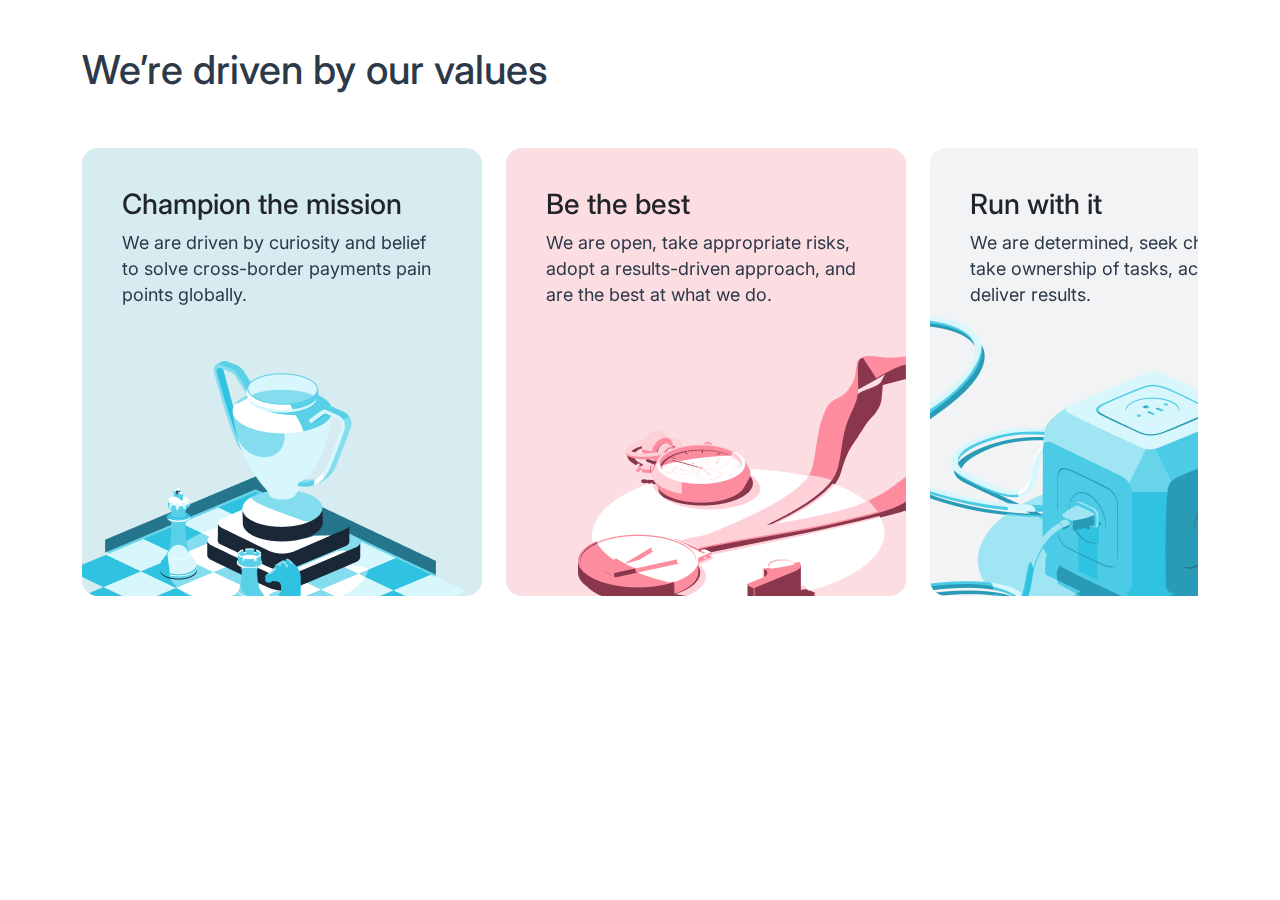
<file: values.html>
<!DOCTYPE html>


<html lang="en">

<head>

    <title>Globe</title>
    <meta charset="UTF-8">
    <meta name="viewport" content="width=device-width, initial-scale=1.0">
    <link rel="icon" href="img/favicon.png">
    <link
        href="https://fonts.googleapis.com/css2?family=Inter:ital,opsz,wght@0,14..32,100..900;1,14..32,100..900&display=swap"
        rel="stylesheet">
    <link rel="stylesheet" type="text/css" href="glider.min.css">
    <link rel="stylesheet" type="text/css" href="index.css">
    <link href="https://cdn.jsdelivr.net/npm/bootstrap@5.3.3/dist/css/bootstrap.min.css" rel="stylesheet"
        integrity="sha384-QWTKZyjpPEjISv5WaRU9OFeRpok6YctnYmDr5pNlyT2bRjXh0JMhjY6hW+ALEwIH" crossorigin="anonymous">
</head>


<body>

    <div class="container">
        <div class="value-section">
            <h1 class="myh" draggable="true">We’re driven by our values</h1>
            <div class="value-slider-wrapper glider-contain">
                <div class="glider">
                    <div class="item">
                        <div class="content-wrapper one">
                            <div class="content">
                                <h3>Champion the mission</h3>
                                <p>We are driven by curiosity and belief to solve cross-border payments pain points
                                    globally.</p>
                            </div>
                            <div class="img">
                                <img src="./img/slider-img-1.png" />
                            </div>
                        </div>
                    </div>
                    <div class="item">
                        <div class="content-wrapper two">
                            <div class="content">
                                <h3>Be the best</h3>
                                <p>We are open, take appropriate risks, adopt a results-driven approach, and are the
                                    best at what we do.
                                </p>
                            </div>
                            <div class="img">
                                <img src="./img/slider-img-2.png" />
                            </div>
                        </div>
                    </div>
                    <div class="item">
                        <div class="content-wrapper three">
                            <div class="content">
                                <h3>Run with it</h3>
                                <p>We are determined, seek challenges, take ownership of tasks, act fast and deliver
                                    results.</p>
                            </div>
                            <div class="img">
                                <img src="./img/slider-img-3.png" />
                            </div>
                        </div>
                    </div>
                    <div class="item">
                        <div class="content-wrapper four">
                            <div class="content">
                                <h3>Go the extra mile</h3>
                                <p>We deliver beyond what is possible. We make impossible possible.</p>
                            </div>
                            <div class="img">
                                <img src="./img/slider-img-4.png" />
                            </div>
                        </div>
                    </div>
                    <div class="item">
                        <div class="content-wrapper five">
                            <div class="content">
                                <h3>We work as one</h3>
                                <p>We are creative in solving existing problems and bold in designing a new and better
                                    experience for
                                    customers.</p>
                            </div>
                            <div class="img">
                                <img src="./img/slider-img-5.png" />
                            </div>
                        </div>
                    </div>
                    <div class="item">
                        <div class="content-wrapper six">
                            <div class="content">
                                <h3>Customer first</h3>
                                <p>We are creative in solving existing problems and bold in designing a new and better
                                    experience for
                                    customers.</p>
                            </div>
                            <div class="img">
                                <img src="./img/slider-img-6.png" />
                            </div>
                        </div>
                    </div>
                </div>
            </div>
        </div>
    </div>
    <script src="glider.min.js"></script>
    <script src="index.js" type="text/javascript"></script>

</body>

</html>
</file>
<file: index.css>
*{
  font-family: "Inter", serif;
  font-optical-sizing: auto;
  font-weight: 400;
  font-style: normal;
}
html, body {
  margin: 0px;
  padding: 0px;
  overflow-x: hidden;
}
.main-globe-wrapper{
  background: #232E3A;
  position: relative;
  overflow: hidden;
}
.payment-ecosystem-wrapper{
  position: relative;
  min-height: 800px;
  width: 100%;
  /* z-index: 100; */
  overflow: hidden;
  padding: 78px 0 78px 78px;
}
.globe-inner-wrapper{
  position: absolute;
  width: 100%;
  height: calc(100% - 156px);
  top: 78px;
  right: 0;
  /* overflow: hidden; */
}
.payment-ecosystem-wrapper .text-content{
  position: relative;
  z-index: 1;
  color: white;
}
.payment-ecosystem-wrapper .text-content h1{
  font-size: 40px;
  font-weight: bold;
  line-height: 60px;
  margin-bottom: 30px;
}
.payment-ecosystem-wrapper .text-content p{
  font-size: 18px;
  line-height: 26px;
  margin-bottom: 48px;
}
.payment-ecosystem-wrapper .results p{
  font-size: 15px;
  line-height: 24px;
  padding-left: 16px;
  margin-bottom: 36px;
}
.payment-ecosystem-wrapper .results h2{
  font-size: 35px;
  font-weight: 600;
  line-height: 120%;
  padding-left: 16px;
  border-left: 2px solid #30C2E1;
}
.canvas {
  width: 300px;
  height: 800px;
  position: absolute;
  top: 50%;
  right: -32%;
  transform: translateY(-50%);
}

/* slider css */

.value-section{
  padding: 40px 0;
  width: 100%;
  overflow: hidden;
}
.value-section h1{
  font-size: 40px;
  color: #2C3948;
  line-height: 150%;
  margin-bottom: 48px;
}
.glider-contain {
  width: 100%;
  max-width: 100%;
  margin: 0 auto;
}
.glider-slide {
  height: 448px !important;
  width: 400px;
  display: flex;
  border-radius: 16px;
  overflow: hidden;
  margin-right: 24px;
}
.glider-slide img {
  width: 100%;
}

.glider-slide:nth-child(6n+1){
  background:#D7ECF0;
}
.glider-slide:nth-child(6n+2) {
  background:#FBDDE2;
}
.glider-slide:nth-child(6n+3) {
  background:#F2F3F4;
}
.glider-slide:nth-child(6n+4) {
  background:#FEEDDF;
}
.glider-slide:nth-child(6n+5) {
  background:#D7E7F9;
}
.glider-slide:nth-child(6n) {
  background:#FBDDE2;
}
.glider-slide .content-wrapper{
  height: 100%;
  width: 100%;
  display: flex;
  flex-direction: column;
  justify-content: space-between;
} 
.glider-slide .content-wrapper .content{
  padding: 40px 40px 0;
}
.glider-slide .content-wrapper .content p{
  font-size: 18px;
  color: #2C3948;
  line-height: 145%;
}
.glider-slide .content-wrapper .content h1{
  font-size: 24px;
  line-height: 150%;
  font-weight: bold;
  color: #2C3948;
}
.glider-slide .content-wrapper .img{
  position: relative;
  width: 100%;
}
.glider-slide .content-wrapper .img img{
  position: absolute;
  width: 100%;
  bottom: 0;
  max-height: 350px;
}
@media screen and (max-width: 1400px) {
  .canvas{
    right: -35%;
  }
}
@media screen and (max-width: 1199px) {
  .canvas{
    opacity: 0.5;
  }
}
@media screen and (max-width: 991px) {
  .payment-ecosystem-wrapper{
    padding: 40px 20px;
  }
  .payment-ecosystem-wrapper .text-content h1{
    font-size: 30px;
    line-height: 38px;
  }
  .payment-ecosystem-wrapper .text-content h2{
    font-size: 25px;
  }
  .canvas {
    position: absolute;
    top: -120px;
    right: auto;
    left: 35%;
    transform: none;
    opacity: 0.5;
  }
}
@media screen and (max-width:767px) {
  .value-section h1{
    font-size: 30px;
    line-height: 120%;
    margin-bottom: 30px;
    padding-left: 12px;
  }
  .glider-slide{
    margin: 0 8px;
  }
  .glider-slide .content-wrapper .content{
    padding: 20px 20px 0;
  }
  .canvas{
    pointer-events: none;
    opacity: 0.3;
  }
}
@media screen and (max-width: 560px) {
  .canvas {
    position: absolute;
    top: 50%;
    right: auto;
    left: 10%;
    transform: translateY(-50%);
  }
  
}
@media screen and (max-width: 400px) {
  .canvas {
    position: absolute;
    top: 50%;
    right: auto;
    left: 20%;
    transform: translateY(-50%);
  }
  
}
</file>
<file: glider.min.css>
.glider,.glider-contain{margin:0 auto;position:relative}.glider,.glider-track{transform:translateZ(0)}.glider-dot,.glider-next,.glider-prev{border:0;padding:0;user-select:none;outline:0}.glider-contain{width:100%}.glider{overflow-y:hidden;-webkit-overflow-scrolling:touch;-ms-overflow-style:none}.glider-track{width:100%;margin:0;padding:0;display:flex;z-index:1}.glider.draggable{user-select:none;cursor:-webkit-grab;cursor:grab}.glider.draggable .glider-slide img{user-select:none;pointer-events:none}.glider.drag{cursor:-webkit-grabbing;cursor:grabbing}.glider-slide{user-select:none;justify-content:center;align-content:center;width:100%;min-width:150px}.glider-slide img{max-width:100%}.glider::-webkit-scrollbar{opacity:0;height:0}.glider-next,.glider-prev{position:absolute;background:0 0;z-index:2;font-size:40px;text-decoration:none;left:-23px;top:30%;cursor:pointer;color:#666;opacity:1;line-height:1;transition:opacity .5s cubic-bezier(.17,.67,.83,.67),color .5s cubic-bezier(.17,.67,.83,.67)}.glider-next:focus,.glider-next:hover,.glider-prev:focus,.glider-prev:hover{color:#ccc}.glider-next{right:-23px;left:auto}.glider-next.disabled,.glider-prev.disabled{opacity:.25;color:#666;cursor:default}.glider-hide{opacity:0}.glider-dots{user-select:none;display:flex;flex-wrap:wrap;justify-content:center;margin:0 auto;padding:0}.glider-dot{display:block;cursor:pointer;color:#ccc;border-radius:999px;background:#ccc;width:12px;height:12px;margin:7px}.glider-dot:focus,.glider-dot:hover{background:#ddd}.glider-dot.active{background:#a89cc8}@media(max-width:36em){.glider::-webkit-scrollbar{opacity:1;-webkit-appearance:none;width:7px;height:3px}.glider::-webkit-scrollbar-thumb{opacity:1;border-radius:99px;background-color:rgba(156,156,156,.25);-webkit-box-shadow:0 0 1px rgba(255,255,255,.25);box-shadow:0 0 1px rgba(255,255,255,.25)}}
</file>
